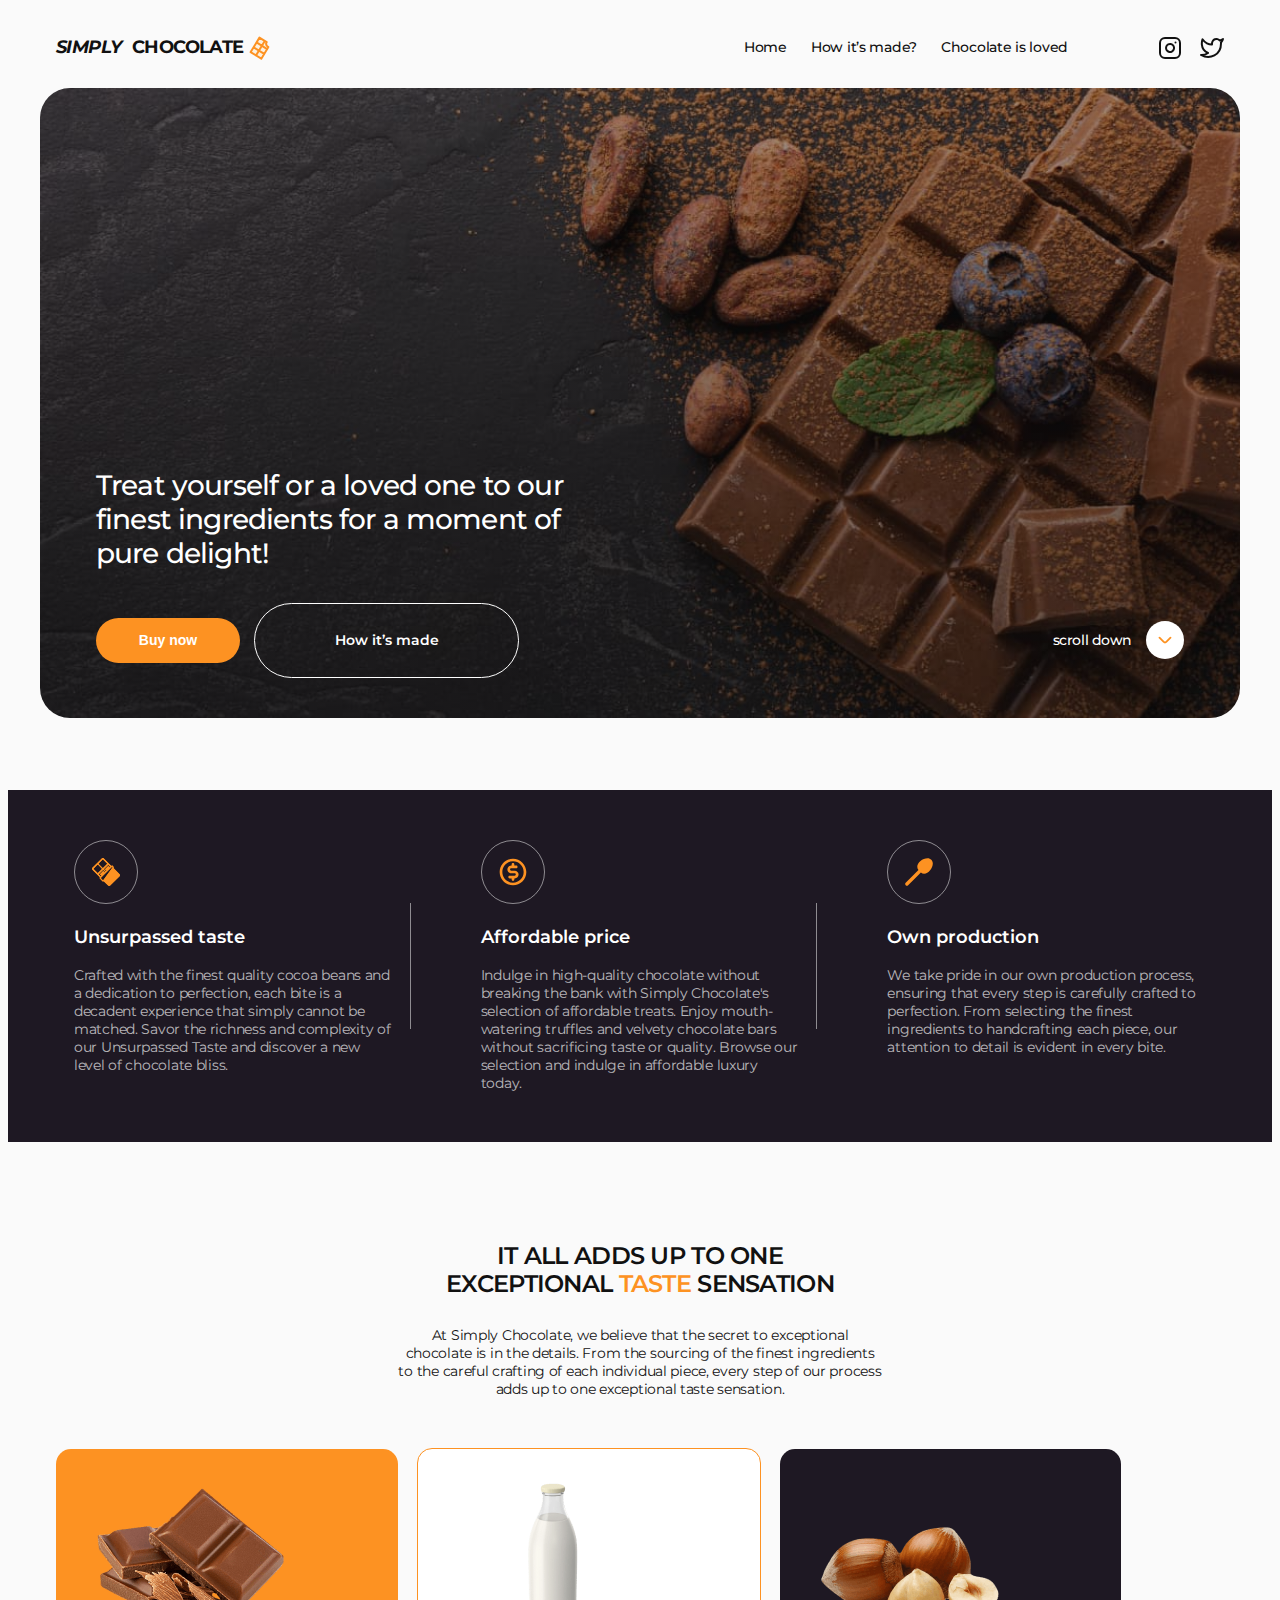
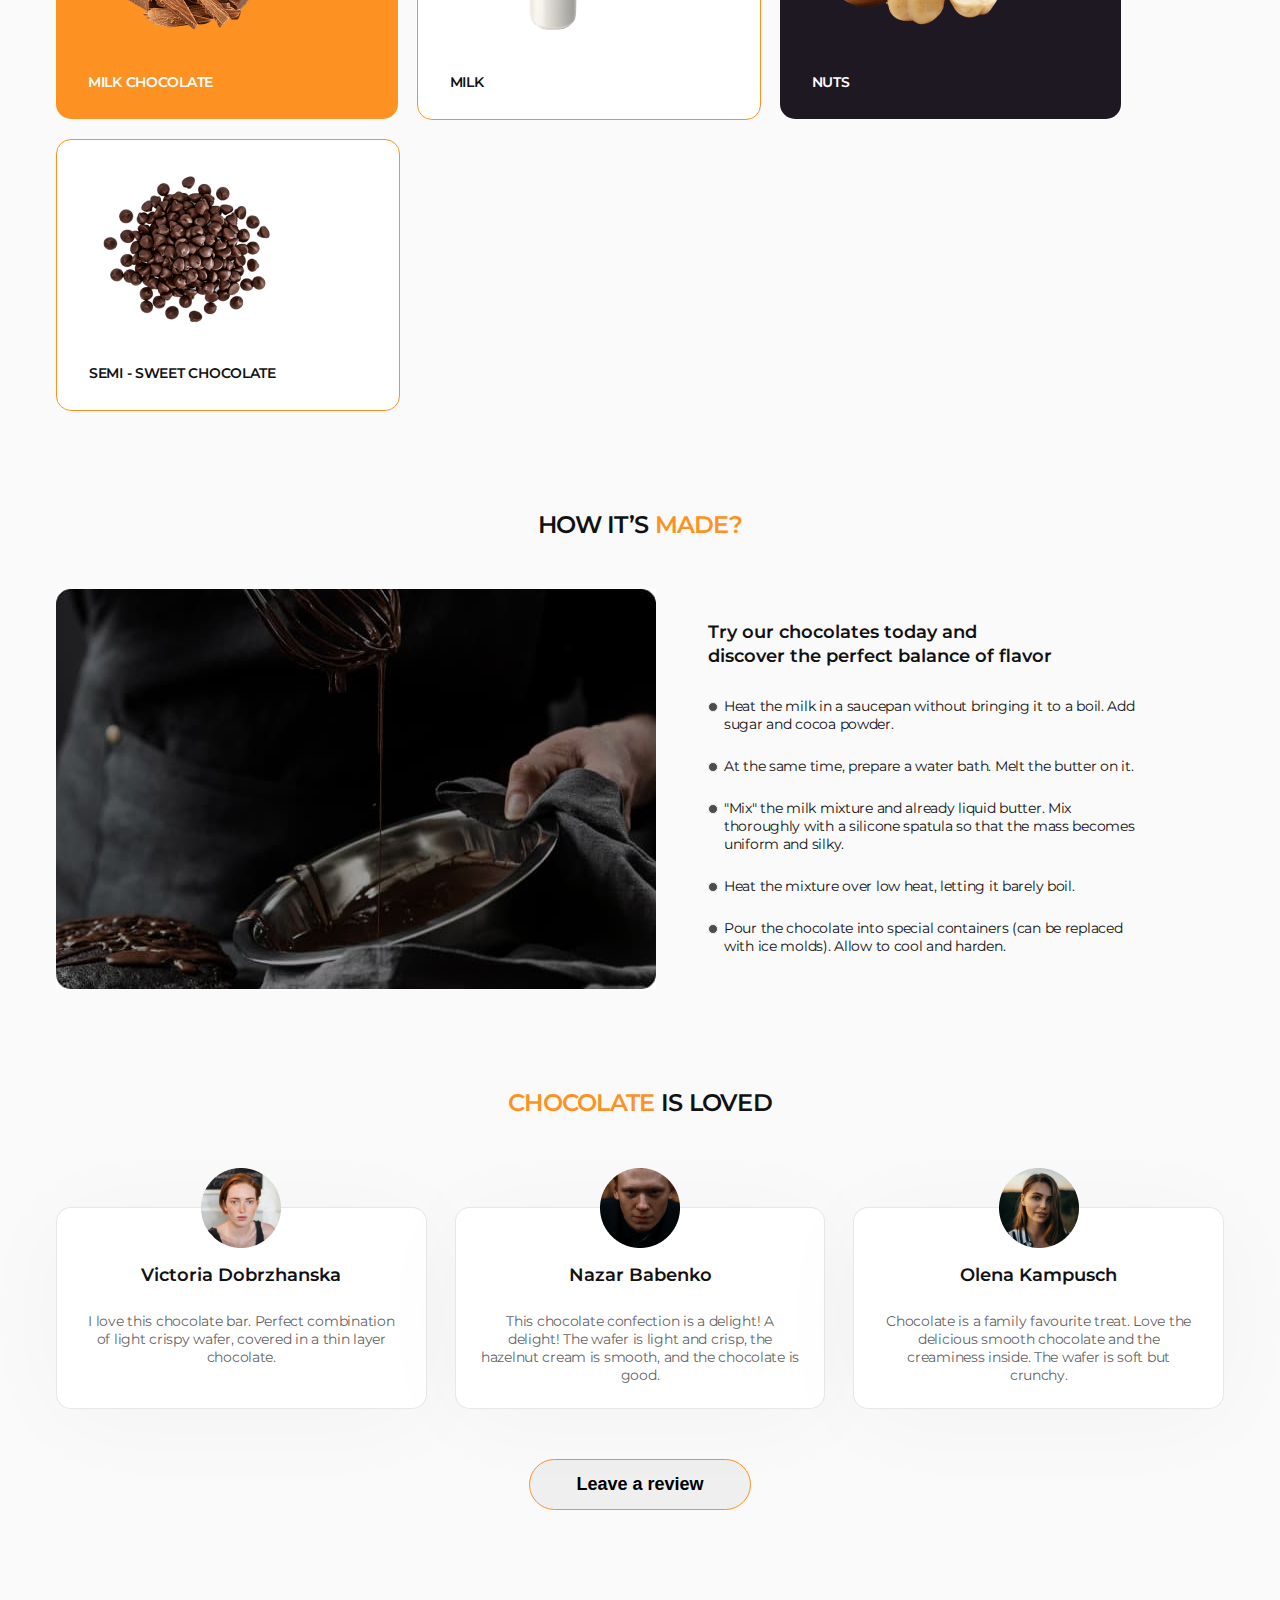
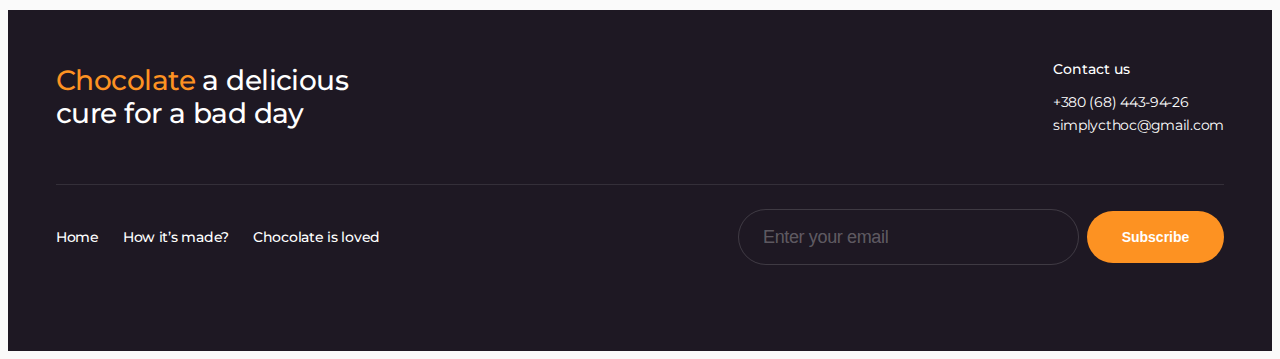
<file: index.html>
<!DOCTYPE html>
<html lang="en">

<head>
    <meta charset="UTF-8">
    <meta name="viewport" content="width=device-width, initial-scale=1.0">
    <title>SIMPLY CHOCOLATE</title>

    <link rel="preconnect" href="https://fonts.googleapis.com">
    <link rel="preconnect" href="https://fonts.gstatic.com" crossorigin>
    <link href="https://fonts.googleapis.com/css2?family=Montserrat:ital,wght@0,100..900;1,100..900&display=swap"
        rel="stylesheet">

    <link rel="stylesheet" href="https://cdnjs.cloudflare.com/ajax/libs/modern-normalize/3.0.1/modern-normalize.min.css"
        integrity="sha512-q6WgHqiHlKyOqslT/lgBgodhd03Wp4BEqKeW6nNtlOY4quzyG3VoQKFrieaCeSnuVseNKRGpGeDU3qPmabCANg=="
        crossorigin="anonymous" referrerpolicy="no-referrer" />

    <link rel="stylesheet" href="./css/styles.css">

</head>

<body>
    <!-- ==================== our Header ==================== -->

    <header class="page-header">
        <div class="container header-container">
            <nav class="page-nav">

                <a class="logo" href="index.html">SIMPLY &nbsp;<span class="logo-part">CHOCOLATE</span><svg
                        class="logo-icon" width="24" height="24">
                        <use href="./images/icons.svg#icon-logo"></use>
                    </svg></a>

                <ul class="nav-list">
                    <li class="nav-item"><a class="nav-link" href="index.html">Home</a></li>
                    <li class="nav-item"><a class="nav-link" href="#how-made">How it’s made?</a></li>
                    <li class="nav-item"><a class="nav-link" href="#reviews">Chocolate is loved</a></li>
                </ul>
            </nav>

            <ul class="header-social-list">
                <li class="header-social-item"><a href="https://www.instagram.com/" class="header-social-link"><svg
                            class="header-social-icon" width="24" height="24">
                            <use href="./images/icons.svg#icon-instagram"></use>
                        </svg></a></li>
                <li class="header-social-item"><a href="https://x.com/" class="header-social-link"><svg
                            class="header-social-icon" width="24" height="24">
                            <use href="./images/icons.svg#icon-twitter"></use>
                        </svg></a></li>
            </ul>
        </div>
    </header>

    <!-- ==================== /our Header ==================== -->

    <main>
        <!-- ==================== Hero Section ==================== -->

        <section class="hero-section">
            <div class="container hero-container">
                <h1 class="hero-title">Treat yourself or a loved one to
                    our finest ingredients for a moment
                    of pure delight!</h1>

                <div class="hero-wrraper">
                    <button class="hero-button" type="button">Buy now</button>

                    <a class="example-link" href="#how-made">How it’s made</a>
                    <a class="scroll-link" href="#benefits">scroll down <span class="part-scroll-link"><svg
                                class="hero-scroll-arrow" width="22" height="22">
                                <use href="./images/icons.svg#icon-arrow-scroll"></use>
                            </svg></span></a>
                </div>
            </div>
        </section>
        <!-- ==================== /Hero Section ==================== -->

        <!-- ==================== Benefits section ==================== -->

        <section class="benefits-section section-paddings" id="benefits">
            <div class="container">
                <h2 class="visually-hidden">Our Benefits</h2>
                <ul class="benefits-list">
                    <li class="benefits-item">
                        <div class="benefits-wrraper-icon"><svg class="benefits-icon" width="32" height="32">
                                <use href="./images/icons.svg#icon-chocolate"></use>
                            </svg></div>
                        <h3 class="benefits-title">Unsurpassed taste</h3>
                        <p class="benefits-text">Crafted with the finest quality cocoa beans and a dedication to
                            perfection,
                            each bite is a
                            decadent experience that simply cannot be matched. Savor the richness and complexity of our
                            Unsurpassed Taste and discover a new level of chocolate bliss.</p>
                    </li>
                    <li class="benefits-item">
                        <div class="benefits-wrraper-icon"><svg class="benefits-icon" width="32" height="32">
                                <use href="./images/icons.svg#icon-dollar"></use>
                            </svg></div>
                        <h3 class="benefits-title">Affordable price</h3>
                        <p class="benefits-text">Indulge in high-quality chocolate without breaking the bank with Simply
                            Chocolate's selection of
                            affordable treats. Enjoy mouth-watering truffles and velvety chocolate bars without
                            sacrificing
                            taste or quality. Browse our selection and indulge in affordable luxury today.</p>
                    </li>
                    <li class="benefits-item">
                        <div class="benefits-wrraper-icon"><svg class="benefits-icon" width="32" height="32">
                                <use href="./images/icons.svg#icon-spoon"></use>
                            </svg></div>
                        <h3 class="benefits-title">Own production</h3>
                        <p class="benefits-text">We take pride in our own production process, ensuring that every step
                            is
                            carefully crafted to
                            perfection. From selecting the finest ingredients to handcrafting each piece, our attention
                            to
                            detail is evident in every bite.</p>
                    </li>
                </ul>
            </div>
        </section>
        <!-- ==================== /Benefits section ==================== -->

        <!-- ==================== Reviews section ==================== -->

        <section class="reviews-section section-paddings">
            <div class="container">
                <h2 class="title-section reviews-title">IT ALL ADDS UP TO ONE EXCEPTIONAL <span
                        class="title-text-part">TASTE</span>
                    SENSATION</h2>

                <p class="reviews-text">At Simply Chocolate, we believe that the secret to exceptional chocolate is in
                    the
                    details. From
                    the
                    sourcing of the
                    finest ingredients to the careful crafting of each individual piece, every step of our process adds
                    up
                    to one
                    exceptional taste sensation.</p>

                <ul class="reviews-list">
                    <li class="reviews-item">
                        <img class="reviews-picture" src="./images/milk-chocolate.png" alt="MILK CHOCOLATE picture"
                            width="206" height="160">
                        <h3 class="reviews-title-item">MILK CHOCOLATE</h3>
                        <div class="reviews-wrraper-overlay">
                            <h3 class="reviews-title-overlay">Milk chocolate</h3>
                            <ul class="reviews-list-overlay">
                                <li class="reviews-item-overlay">
                                    <a href="" class="reviews-link-overlay">chocolate</a>
                                </li>
                                <li class="reviews-item-overlay">
                                    <a href="" class="reviews-link-overlay">the benefits</a>
                                </li>
                            </ul>
                            <p class="reviews-text-overlay">Milk chocolate is a solid chocolate confectionery containing
                                cocoa, sugar and milk. It is the most consumed type of
                                chocolate. Chocolate was originally sold and consumed as a beverage in pre-Columbian
                                times. Although four-fifths of all
                                milk chocolate is sold in the United States and Europe.</p>
                        </div>
                    </li>
                    <li class="reviews-item">
                        <img class="reviews-picture" src="./images/milk.png" alt="MILK picture" width="206"
                            height="160">
                        <h3 class="reviews-title-item">MILK</h3>
                        <div class="reviews-wrraper-overlay">
                            <h3 class="reviews-title-overlay">Milk</h3>
                            <ul class="reviews-list-overlay">
                                <li class="reviews-item-overlay">
                                    <a href="" class="reviews-link-overlay">milk</a>
                                </li>
                                <li class="reviews-item-overlay">
                                    <a href="" class="reviews-link-overlay">the benefits</a>
                                </li>
                            </ul>
                            <p class="reviews-text-overlay">Milk is a white liquid food produced by the mammary glands
                                of mammals. It is the primary source of nutrition for young
                                mammals (including breastfed human infants) before they are able to digest solid
                                food.Early-lactation milk, which is
                                called colostrum, contains antibodies that strengthen the immune system.</p>
                        </div>
                    </li>
                    <li class="reviews-item">
                        <img class="reviews-picture" src="./images/hazelnuts.png" alt="NUTS picture" width="206"
                            height="160">
                        <h3 class="reviews-title-item">NUTS</h3>
                        <div class="reviews-wrraper-overlay">
                            <h3 class="reviews-title-overlay">Nuts</h3>
                            <ul class="reviews-list-overlay">
                                <li class="reviews-item-overlay">
                                    <a href="" class="reviews-link-overlay">nuts</a>
                                </li>
                                <li class="reviews-item-overlay">
                                    <a href="" class="reviews-link-overlay">the benefits</a>
                                </li>
                            </ul>
                            <p class="reviews-text-overlay">Almonds, pistachios, and walnuts are some types of nuts that
                                contain healthy nutrients. When eaten as part of a
                                nutrient-dense diet, these 9 nuts may offer benefits such as reducing your risk of heart
                                disease. They’re a good source
                                of fiber, healthy fats, and plant protein. Plus, they’re great on their own.</p>
                        </div>
                    </li>
                    <li class="reviews-item">
                        <img class="reviews-picture" src="./images/chocolate.png" alt="SWEET CHOCOLATE picture"
                            width="206" height="160">
                        <h3 class="reviews-title-item">SEMI - SWEET CHOCOLATE</h3>
                        <div class="reviews-wrraper-overlay">
                            <h3 class="reviews-title-overlay">semi - sweet chocolate</h3>
                            <ul class="reviews-list-overlay">
                                <li class="reviews-item-overlay">
                                    <a href="" class="reviews-link-overlay">sweet chocolate</a>
                                </li>
                                <li class="reviews-item-overlay">
                                    <a href="" class="reviews-link-overlay">the benefits</a>
                                </li>
                            </ul>
                            <p class="reviews-text-overlay">Semi-sweet chocolate has a cocoa solid content of 35 to 65%.
                                One of the best ways to gain an understanding of this type
                                of chocolate is to compare it to a different type of chocolate. Semisweet is darker than
                                milk chocolate. In a taste
                                comparison, it has a slightly bitter taste whereas milk chocolate is sweeter and more
                                mellow.</p>
                        </div>
                    </li>
                </ul>
            </div>
        </section>
        <!-- ==================== /Reviews sections ==================== -->

        <!-- ==================== Exampeles section ==================== -->

        <section class="examples-section section-paddings" id="how-made">
            <div class="container">
                <h2 class="title-section">HOW IT’S <span class="title-text-part">MADE?</span></h2>
                <div class="examples-wrraper">
                    <img class="how-made-img" src="./images/example-cooking.jpg" alt="example cooking" width="600"
                        height="400">
                    <div class="examples-wrraper-item">
                        <h3 class="examples-title-item">Try our chocolates today and discover the perfect
                            balance of
                            flavor
                        </h3>
                        <ul class="examples-list">
                            <li class="examples-item">
                                <div class="examples-wrapper-mark"></div>
                                <p class="exampels-text">Heat the milk in a saucepan without bringing it to a boil. Add
                                    sugar
                                    and
                                    cocoa powder.</p>
                            </li>
                            <li class="examples-item">
                                <div class="examples-wrapper-mark"></div>
                                <p class="exampels-text">At the same time, prepare a water bath. Melt the butter on it.
                                </p>
                            </li>
                            <li class="examples-item">
                                <div class="examples-wrapper-mark"></div>
                                <p class="exampels-text">"Mix" the milk mixture and already liquid butter. Mix
                                    thoroughly
                                    with a
                                    silicone spatula so that
                                    the mass becomes uniform and silky.</p>
                            </li>
                            <li class="examples-item">
                                <div class="examples-wrapper-mark"></div>
                                <p class="exampels-text">Heat the mixture over low heat, letting it barely boil.</p>
                            </li>
                            <li class="examples-item">
                                <div class="examples-wrapper-mark"></div>
                                <p class="exampels-text">Pour the chocolate into special containers (can be replaced
                                    with
                                    ice
                                    molds). Allow to cool and
                                    harden.</p>
                            </li>

                        </ul>
                    </div>
                </div>
            </div>
        </section>

        <!-- ==================== /Exampeles section ==================== -->

        <!-- ==================== Team section ==================== -->

        <section class="team-section section-paddings" id="reviews">
            <div class="container">
                <h2 class="title-section team-title-margin"><span class="title-text-part">Chocolate</span> is Loved</h2>
                <ul class="team-list">
                    <li class="team-item">
                        <img class="reviews-list-avatar" src="./images/victoria-dobrzhanska.png"
                            alt="Victoria Dobrzhanska avatar">
                        <h3 class="team-title">Victoria Dobrzhanska</h3>

                        <p class="team-text">I love this chocolate bar. Perfect combination of light crispy
                            wafer,
                            covered
                            in a thin layer
                            chocolate.</p>
                    </li>
                    <li class="team-item">
                        <img class="reviews-list-avatar" src="./images/nazar-babenko.png" alt="Nazar Babenko avatar">
                        <h3 class="team-title">Nazar Babenko</h3>

                        <p class="team-text">This chocolate confection is a delight! A delight! The wafer is
                            light
                            and
                            crisp, the hazelnut
                            cream is smooth, and the chocolate is good.</p>
                    </li>
                    <li class="team-item">
                        <img class="reviews-list-avatar" src="./images/olena-kampusch.png" alt="Olena Kampusch avatar">
                        <h3 class="team-title">Olena Kampusch</h3>
                        <p class="team-text"> Chocolate is a family favourite treat. Love the delicious smooth
                            chocolate
                            and
                            the creaminess
                            inside. The wafer is soft but crunchy.</p>
                    </li>
                </ul>
                <button class="team-button" type="button" data-modal-open>Leave a review</button>
            </div>
        </section>

        <!-- ==================== /Team section ==================== -->

    </main>

    <!-- ==================== Footer Section ==================== -->

    <footer class="footer-section section-paddings">
        <div class="container footer-flex">
            <div class="footer-wrraper">
                <h2 class="footer-title"><span class="title-text-part">Chocolate</span> a delicious cure for a bad day
                </h2>

                <address class="footer-address">
                    <p class="address-text">Contact us</p>
                    <ul class="address-list">
                        <li class="address-item"><a class="address-link" href="tel:+38068443-94-26">+380 (68)
                                443-94-26</a>
                        </li>
                        <li class="address-item"><a class="address-link"
                                href="mailto:simplycthoc@gmail.com">simplycthoc@gmail.com</a>
                        </li>
                    </ul>
                </address>
            </div>
            <div class="footer-wraperr-bottom-block">
                <nav class="footer-page-nav">
                    <ul class="footer-page-nav-list">
                        <li class="footer-page-nav-item">
                            <a class="footer-page-nav-link" href="index.html">Home</a>
                        </li>
                        <li class="footer-page-nav">
                            <a class="footer-page-nav-link" href="#how-made">How it’s made?</a>
                        </li>
                        <li class="footer-page-nav">
                            <a class="footer-page-nav-link" href="#reviews">Chocolate is loved</a>
                        </li>
                    </ul>
                </nav>
                <div class="footer-form-wraperr">
                    <form class="footer-form">
                        <input class="footer-form-input" type="email" name="user-email" placeholder="Enter your email"
                            required>
                        <button class="footer-form-btn" type="submit">Subscribe</button>
                    </form>
                </div>
            </div>
        </div>
    </footer>

    <!-- ==================== /Footer Section ==================== -->
    <div class="backdrop" data-modal>
        <div class="modal">
            <button class="modal-close-btn" type="button" data-modal-close><svg class="modal-close-icon" width="27"
                    height="28">
                    <use href="./images/icons.svg#icon-close-btn"></use>
                </svg></button>
            <p class="modal-text">leave a review about <span class="modal-part-text">our chocolate</span></p>
            <form class="form-modal">
                <label class="form-modal-lable">Name
                    <span class="form-modal-wraperr-input">
                        <input class="form-modal-input" type="text" name="user-name" required>
                        <svg class="form-modal-icon" width="24" height="24">
                            <use href="./images/icons.svg#icon-user"></use>
                        </svg>
                    </span>
                </label>
                <label class="form-modal-lable">Email
                    <span class="form-modal-wraperr-input">
                        <input class="form-modal-input" type="email" name="user-email" required>
                        <svg class="form-modal-icon" width="24" height="24">
                            <use href="./images/icons.svg#icon-email"></use>
                        </svg>
                    </span>
                </label>
                <label class="form-modal-lable">Phone number
                    <span class="form-modal-wraperr-input">
                        <input class="form-modal-input" type="tel" name="user-phone"
                            pattern="[0-9]{3}-[0-9]{2}-[0-9]{3}-[0-9]{4}" title="xxx-xx-xxx-xxxx" required>
                        <svg class="form-modal-icon" width="24" height="24">
                            <use href="./images/icons.svg#icon-phone"></use>
                        </svg>
                    </span>
                </label>
                <label class="form-modal-lable">Comment
                    <textarea class="form-modal-textarea" name="user-comment" placeholder="Enter text"></textarea>
                </label>
                <input class="form-modal-checkbox visually-hidden" type="checkbox" name="user-privacy" value="true"
                    id="user-checkbox" required>
                <label class="form-modal-checkbox-label" for="user-checkbox">
                    <span class="form-modal-custom-checkbox">
                        <svg class="form-modal-custom-checkbox-icon" width="10" height="10">
                            <use href="./images/icons.svg#icon-checkbox"></use>
                        </svg></span>I accept the terms and conditions of the <a class="form-modal-checkbox-link"
                        href="">Privacy Policy</a>
                </label>
                <button class="form-modal-send-btn" type="submit">Send</button>
            </form>
        </div>
    </div>

    <!-- <picture>
        <source>
        <source>
        <source>
        <img src="" alt="">
    </picture> -->

    <script src="./js/modal.js"></script>
</body>

</html>
</file>
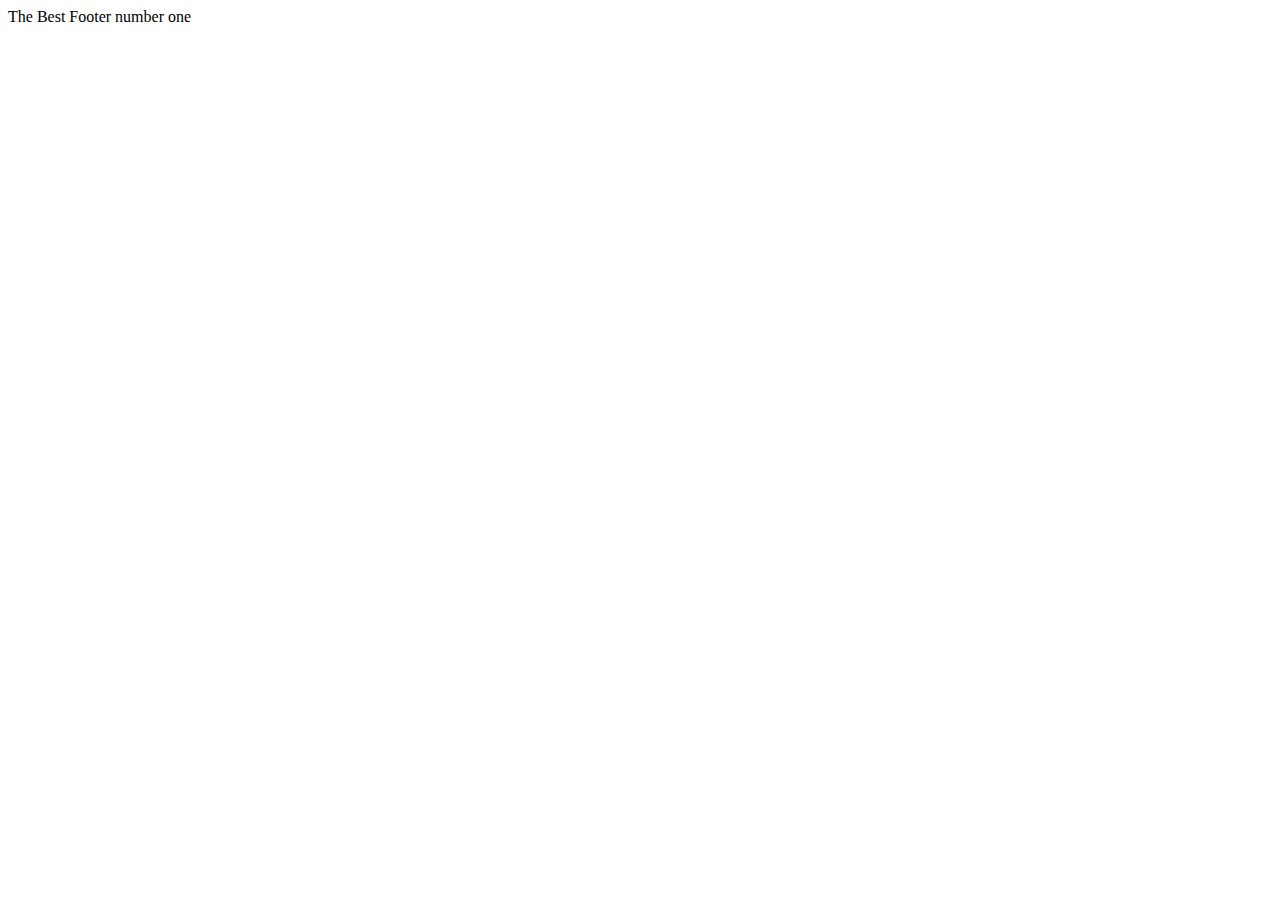
<file: footer.html>
<!DOCTYPE html>
<html lang="en">

<head>
    <meta charset="UTF-8">
    <meta name="viewport" content="width=device-width, initial-scale=1.0">
    <title>Document</title>
</head>

<body>
    <footer>The Best Footer number one</footer>
</body>

</html>
</file>
<file: css/styles.css>
/* ==================== Reset ==================== */

body {
    font-family: "Montserrat", sans-serif;
    color: #111111;
    background-color: #fafafa;
}

h1, h2, h3, h4, h5, h6, p {
    margin: 0;
}

ul, ol {
    list-style-type: none;
    padding-left: 0;
    margin-top: 0;
    margin-bottom: 0;
}

a {
    color: inherit;
    text-decoration: none;
}

button {
    cursor: pointer;
    border: none;
}

img {
    display: block;
    max-width: 100%;
    height: auto;
}

/* ==================== /Reset ==================== */

/* ==================== COMMON styles ==================== */

.container {
    max-width: 1168px;
    padding: 0 16px;
    margin: 0 auto;
}

.visually-hidden {
    position: absolute;
    width: 1px;
    height: 1px;
    margin: -1px;
    border: 0;
    padding: 0;
    white-space: nowrap;
    clip-path: inset(100%);
    clip: rect(0 0 0 0);
    overflow: hidden;
}

.section-paddings {
    padding-top: 50px;
    padding-bottom: 50px;
}

.title-section {
    margin-bottom: 50px;
    font-weight: 600;
    font-size: 24px;
    line-height: 1.17;
    letter-spacing: -0.03em;
    text-transform: uppercase;
    text-align: center;
    text-transform: uppercase;
}

/* ==================== /COMMON styles ==================== */

/* ==================== our Header ==================== */

.header-container {
    display: flex;
    align-items: center;
    column-gap: 90px;
}

.page-nav {
    display: flex;
    align-items: center;
    justify-content: space-between;
    flex-grow: 1;
}

.logo {
    display: flex;
    align-items: center;

    font-style: italic;
    font-weight: 700;
    font-size: 18px;
    line-height: 1.11;
    letter-spacing: -0.03em;
}

.logo-part {
    font-style: normal;
}

.logo-icon {
    margin-left: 4px;
}

.nav-list {
    display: flex;
    align-items: center;
    gap: 24px;
}

.nav-link {
    display: block;
    padding: 30px 0;

    font-weight: 500;
    font-size: 14px;
    line-height: 1.14;
    letter-spacing: -0.02em;

    transition: color 250ms linear;
}

.nav-link:hover,
.nav-link:focus {
    color:#fd9222;
}

.header-social-list {
    display: flex;
    column-gap: 18px;
}

.header-social-link {
    display: block;
    padding-top: 28px;
    padding-bottom: 28px;
    line-height: 0;

    stroke: #111111;
    transition: stroke 250ms linear;
}

.header-social-icon {
    fill: none;
}

.header-social-link:hover, 
.header-social-link:focus {
    stroke: #fd9222;
}

/* ==================== /our Header ==================== */

/* ==================== Hero Section ====================*/

.hero-section {
    max-width: 1200px;
    margin-right: auto;
    margin-left: auto;
    border-radius: 30px;
        
    background-image: linear-gradient(180deg, rgba(17, 17, 17, 0.4), rgba(17, 17, 17, 0.4)),
        url(../images/hero-main-img.jpg);
    background-size: cover;
    background-repeat: no-repeat;
    background-color: #1e1823;
}

.hero-container {
    padding-top: 381px;
    padding-bottom: 40px;
    padding-left: 56px;
    padding-right: 56px;
    margin-bottom: 72px;
}

.hero-title {
    max-width: 484px;
    margin-bottom: 32px;
    
    font-weight: 500;
    font-size: 28px;
    line-height: 1.21;
    letter-spacing: -0.03em;
    color: #ffffff;
}

.hero-button {
    padding: 14px 40px;
    min-width: 144px;
    height: 45px;
    margin-right: 14px;

    border-radius: 100px;

    font-weight: 600;
    font-size: 14px;
    background-color: #fd9222;
    color:#ffffff;
    transition: color 250ms linear, background-color 250ms linear;
}

.hero-button:hover,
.hero-button:focus {
    background-color: #fcf1e0;
    color: #fd9222;
}

.hero-wrraper {
    display: flex;
    align-items: center;
}

.example-link {
    display: flex;
    align-items: center;
    justify-content: center;

    padding: 14px 40px;
    min-width: 183px;
    height: 45px;
    margin-right: auto;

    border: 1px solid #fff;
    border-radius: 100px;

    font-weight: 600;
    font-size: 14px;
    color: #ffffff;
    transition: color 250ms linear;
}

.scroll-link {
    display: flex;
    align-items: center;
    column-gap: 14px;

    font-weight: 500;
    font-size: 14px;
    line-height: 1.29;
    letter-spacing: -0.03em;

    color: #ffffff;
    transition: color 250ms linear;

}

.example-link:hover,
.example-link:focus,
.scroll-link:hover,
.scroll-link:focus {
    color: #fd9222;
}

.hero-scroll-arrow {
    fill: #fd9222;
    transition: fill 250ms linear;
}

.part-scroll-link {
    display: flex;
    justify-content: center;
    align-items: center;

    border-radius: 50%;
    width: 38px;
    height: 38px;
    background-color: #ffffff;
    transition: background-color 250ms linear;
}

.scroll-link:hover .part-scroll-link,
.scroll-link:focus .part-scroll-link {
    background-color: #fd9222;
}

.scroll-link:hover .hero-scroll-arrow,
.scroll-link:focus .hero-scroll-arrow {
    fill: #ffffff;
}

/* ==================== /Hero Section ====================*/

/* ==================== Benefits section ====================*/

.benefits-section {
    background-color: #1e1823;
    margin-bottom: 50px;
}

.benefits-list {
    display: flex;
    column-gap: 88px;
    padding-left: 18px;
    padding-right: 18px;
}

.benefits-item {
    position: relative;
    width: calc((100% - 172px)/3);
}

.benefits-item:not(:last-child)::after {
    content: "";
    position: absolute;
    right: -18px;
    top: 50%;

    width: 1px;
    height: 50%;
    background-color: rgba(255, 255, 255, 0.5);
    transform: translateY(-50%);
}

.benefits-wrraper-icon {
    display: flex;
    justify-content: center;
    align-items: center;

    width: 62px;
    height: 62px;
    margin-bottom: 22px;

    border: 1px solid rgba(255, 255, 255, 0.5);
    border-radius: 50%;
}

.benefits-icon {
    fill: #FD9222;
}

.benefits-title {
    margin-bottom: 18px;

    font-weight: 600;
    font-size: 18px;
    color: #ffffff;
}

.benefits-text {
    font-weight: 400;
    font-size: 14px;
    letter-spacing: -0.02em;
    color: rgba(255, 255, 255, 0.7);
}

/* ==================== /Benefits section ====================*/

/* ==================== Reviews section ====================*/

.title-text-part {
    color: #fd9222;
}

.reviews-title {
    max-width: 411px;
    margin-right: auto;
    margin-left: auto;
    margin-bottom: 28px;
}

.reviews-text {
    max-width: 486px;
    margin-right: auto;
    margin-left: auto;
    margin-bottom: 50px;

    font-size: 14px;
    line-height: 1.29;
    letter-spacing: -0.02em;
    text-align: center;
}

.reviews-list {
    display: flex;
    flex-wrap: wrap;

    align-items: center;
    gap: 19px;
}

.reviews-item {
    position: relative;
    width: calc((100% - 3* 19px)/4);
    padding: 28px 32px;

    border-radius: 15px;
    overflow: hidden;
}

.reviews-item:nth-child(4n+1) {
    background-color: #fd9222;
    color: #ffffff;
}

.reviews-item:nth-child(4n+3) {
    background-color: #1e1823;
    color: #ffffff;
}

.reviews-item:nth-child(2n) {
    border: 1px solid #fd9222;
    background-color: #ffffff;
}

.reviews-picture {
    margin-bottom: 36px;
}

.reviews-title-item {
    font-weight: 600;
    font-size: 14px;
    line-height: 1.29;
    letter-spacing: -0.02em;
    text-transform: uppercase;
}

.reviews-wrraper-overlay {
    position: absolute;
    left: 0;
    top: 0;
    width: 100%;
    height: 100%;
    padding: 20px;
    border-radius: 15px;

    background-color: #ffffff;
    color: #111111;

    transform: translateY(100%);
    transition: transform 250ms linear;
    
    overflow: auto;
}

.reviews-item:hover .reviews-wrraper-overlay {
    transform: translateY(0%);
}

.reviews-title-overlay {
    margin-bottom: 8px;

    font-weight: 600;
    font-size: 18px;
    letter-spacing: -0.03em;
    text-transform: uppercase;
}

.reviews-list-overlay {
    display: flex;
    column-gap: 6px;
}

.reviews-link-overlay {
    display: block;
    border-radius: 35px;
    padding: 6px 16px;
    margin-bottom: 14px;

    font-weight: 400;
    font-size: 10px;
    line-height: 1.2;
}

.reviews-item-overlay:first-child .reviews-link-overlay {
    background-color: #fd9222;
    color: #ffffff;
}

.reviews-item-overlay:last-child .reviews-link-overlay {
    border: 1px solid #fd9222;
    background-color: #fafafa;
}

.reviews-text-overlay {
    font-weight: 400;
    font-size: 14px;
    line-height: 1.28571;
    letter-spacing: -0.02em;
}

/* ==================== /Reviews section ====================*/

/* ==================== Exampeles section ====================*/

.examples-wrraper {
    display: flex;
    column-gap: 20px;
}

.how-made-img {
    background-image: linear-gradient(rgba(0, 0, 0, 0.4), rgba(0, 0, 0, 0.4));
}

.examples-wrraper-item {
    padding: 32px;
}

.examples-list {
    padding-right: 27px;
}

.examples-item {
    position: relative;
}

.examples-item:not(:last-child) {
    margin-bottom: 24px;
}

.examples-wrapper-mark {
    position: absolute;
    left: 0;
    top: 5px;
    content: "";
    width: 8px;
    height: 8px;
    border-radius: 50%;
    border: 1px solid #eceded;
    background-color: #4c4c4c;
}

/* .examples-item::before {
    content: '';
    position: absolute;
    top: 4px;
    left: 0;
    width: 8px;
    height: 8px;
    border-radius: 50%;
    background-color: #4c4c4c;
    border: 1px solid #eceded;
} */

.examples-title-item {
    max-width: 350px;
    margin-bottom: 28px;

    font-weight: 600;
    font-size: 18px;
    line-height: 1.33;
}

.exampels-text {
    max-width: 425px;
    padding-left: 16px;
    font-size: 14px;
    line-height: 1.29;
    letter-spacing: -0.02em;
}

/* ==================== /Exampeles section ====================*/

/* ==================== Team section ====================*/

.team-section {
    padding-bottom: 100px;
}

.team-title-margin {
    margin-bottom: 90px;
}

.team-list{
    display: flex;
    gap: 28px;
    margin-bottom: 50px;
}

.team-item {
    position: relative;
    width: calc((100% - 56px)/3);
    padding: 56px 24px 24px 24px;
    
    border: 1px solid rgba(17, 17, 17, 0.1);
    border-radius: 15px;
    background-color: #ffffff;
    box-shadow: 0 9px 100px 0 rgba(17, 17, 17, 0.03);
}

.reviews-list-avatar {
    position: absolute;
    left: 50%;
    top: -50%;
    transform: translate(-50%, 75%);

    /* position: absolute;
    top: 0;
    left: 50%;
    transform: translate(-50%, -50%); */
}

.team-title {
    margin-bottom: 24px;

    font-weight: 600;
    font-size: 18px;
    line-height: 1.33;
    text-align: center;
}

.team-text{
    font-size: 14px;
    line-height: 1.29;
    letter-spacing: -0.02em;
    text-align: center;
    color: rgba(17, 17, 17, 0.7);
}

.team-button {
    display: block;
    min-width: 222px;
    margin-right: auto;
    margin-left: auto;
    padding: 14px 40px;

    border: 1px solid #fd9222;
    border-radius: 100px;

    font-weight: 600;
    font-size: 18px;

    transition: color 250ms linear, background-color 250ms linear;
}

.team-button:hover,
.team-button:focus {
    background-color: #fd9222;
    color:#ffffff;
}

/* ==================== /Team section ====================*/

/* ==================== Footer section ====================*/

.footer-section {
    background-color: #1e1823;
    padding-bottom: 86px;
}

.footer-wrraper {
    display: flex;
    justify-content: space-between;
    align-items: center;

    padding-bottom: 50px;
    border-bottom: 1px solid rgba(255, 255, 255, 0.1);
}

.footer-title {
    max-width: 300px;

    font-weight: 500;
    font-size: 28px;
    line-height: 1.21;
    letter-spacing: -0.02em;
    color: #ffffff;
}

.footer-address {
    font-style: normal;
}

.address-text {
    margin-bottom: 14px;

    font-weight: 500;
    font-size: 14px;
    line-height: 1.29;
    color: #ffffff;
}

.address-item:not(:last-child) {
    margin-bottom: 4px;
}

.address-link {
    font-size: 14px;
    line-height: 1.29;
    letter-spacing: -0.02em;
    text-align: center;
    color: #ffffff;

    transition: color 250ms linear;
}

.address-link:hover,
.address-link:focus {
    color: #fd9222;
}

.footer-wraperr-bottom-block {
    display: flex;
    justify-content: space-between;
    align-items: center;
    margin-top: 24px;
}

.footer-page-nav-list {
    display: flex;
    gap: 24px;
}

.footer-page-nav-link {
    display: block;
    padding: 18px 0;
    font-weight: 500;
    font-size: 14px;
    line-height: 1.14;
    letter-spacing: -0.02em;
    color: #ffffff;

    transition: color 250ms linear;
}

.footer-page-nav-link:hover,
.footer-page-nav-link:focus {
    color:#fd9222;
}

.footer-form {
    display: flex;
    align-items: center;
}

.footer-form-input {
    width: 313px;
    height: 52px;
    border: 1.50px solid rgba(255, 255, 255, 0.15);
    border-radius: 30px;
    padding-left: 24px;

    font-size: 18px;
    letter-spacing: -0.02em;

    background-color: transparent;
    color: #ffffff;

    transition: border-color 250ms linear;
}

.footer-form-input:focus {
    border-color: #fd9222;
    outline: none;
}

.footer-form-input::placeholder {
    color: rgba(255, 255, 255, 0.3);
}

.footer-form-btn {
    border-radius: 100px;
    min-width: 137px;
    height: 52px;
    margin-left: 8px;
    padding: 0;
    line-height: 0;

    font-weight: 600;
    font-size: 14px;

    color: #ffffff;
    background-color: #fd9222;

    transition: background-color 250ms linear, color 250ms linear;
}

.footer-form-btn:hover,
.footer-form-btn:focus {
    background-color: #fcf1e0;
    color: #fd9222;
}

/* ==================== /Footer section ====================*/

/* ==================== Modal window ====================*/

.backdrop {
    /* display: flex;
    justify-content: center;
    align-items: center; */
    position: fixed;
    top: 0;
    left: 0;
    width: 100%;
    height: 100%;
    background-color: rgba(0, 0, 0, 0.4);
    z-index: 99999;
    opacity: 0;
    visibility: hidden;
    pointer-events: none;

    transition: opacity 250ms linear, visibility 250ms linear;
}

.backdrop.is-open {
    opacity: 1;
    visibility: visible;
    pointer-events: auto;
}

.modal {
    position: absolute;
    left: 50%;
    top: 50%;
    transform: translate(-50%, -50%);
    /* position: relative; */

    width: 517px;
    max-height: 794px;
    height: 80%;
    padding: 48px 32px 32px 32px;
    border-radius: 15px;
    background-color: #fafafa;
    overflow: auto;

    transition: transform 250ms linear;
}

.backdrop:not(.is-open) .modal {
    transform: translate(-50%, -50%) scale(1.5);
}

.modal-close-btn {
    position: absolute;
    top: 32px;
    right: 32px;
    padding: 0;
    line-height: 0;
    background-color: transparent;
}


.modal-close-btn:hover .modal-close-icon,
.modal-close-btn:focus .modal-close-icon {
    stroke: #fd9222;
}

.modal-close-icon {
    stroke-width: 2px;
    stroke: #111111;

    transition: stroke 250ms linear;
}

.modal-text {
    max-width: 297px;
    font-weight: 600;
    font-size: 24px;
    line-height: 1.17;
    letter-spacing: -0.03em;
    text-transform: uppercase;
    margin-bottom: 40px;
}

.modal-part-text {
    color: #fd9222;
}

.form-modal-lable {
    display: block;
    margin-bottom: 18px;
    font-size: 14px;
    letter-spacing: -0.02em;
    color: rgba(64, 64, 64, 0.3);
}

.form-modal-wraperr-input {
    display: block;
    position: relative;
}

.form-modal-input {
    display: block;
    width: 100%;
    height: 68px;
    padding-left: 62px;
    margin-top: 8px;
    border: 1px solid rgba(17, 17, 17, 0.05);
    border-radius: 13px;

    font-size: 18px;
    letter-spacing: -0.02em;

    outline: transparent;
    background-color: transparent;
    color: #111111;

    transition: border-color 250ms linear;
}

.form-modal-input:focus {
    border-color: #fd9222;
}

.form-modal-icon {
    position: absolute;
    top: 50%;
    left: 24px;
    transform: translateY(-50%);
    stroke-width: 2px;
    stroke: #404040;
    fill: none;

    transition: stroke 250ms linear;
}

.form-modal-input:focus + .form-modal-icon {
    stroke: #fd9222;
}

.form-modal-textarea {
    width: 100%;
    height: 137px;
    padding: 22px 24px;
    margin-top: 8px;

    border: 1px solid rgba(17, 17, 17, 0.05);
    border-radius: 13px;

    font-size: 18px;
    letter-spacing: -0.02em;
    color: #111111;

    background-color: transparent;
    resize: none;

    transition: border-color 250ms linear;
}

.form-modal-textarea::placeholder {
    color: rgba(64, 64, 64, 0.3);
}

.form-modal-textarea:focus {
    border-color: #fd9222;
    outline: none;
}

.form-modal-checkbox-label {
    display: inline-block;
    margin-top: 18px;
    margin-bottom: 40px;
}

.form-modal-checkbox-link {
    font-size: 14px;
    letter-spacing: -0.02em;
    text-decoration: underline;
    text-decoration-skip-ink: none;
    color: #fd9222;
}

.form-modal-custom-checkbox {
    display: inline-flex;
    justify-content: center;
    align-items: center;
    width: 20px;
    height: 20px;
    padding: 0;
    margin-right: 12px;
    border-radius: 6px;
    border: 1px solid rgba(17, 17, 17, 0.14);
    cursor: pointer;
    background-color: transparent;

    transition: background-color 250ms linear;
}

.form-modal-checkbox:checked + .form-modal-checkbox-label > .form-modal-custom-checkbox {
    background-color: #fd9222;
    outline: transparent;
}

.form-modal-custom-checkbox-icon {
    fill: none;
    transition: fill 250ms linear;
}

.form-modal-checkbox:checked + .form-modal-checkbox-label > .form-modal-custom-checkbox > .form-modal-custom-checkbox-icon {
    fill:#ffffff;
}

.form-modal-checkbox:focus + .form-modal-checkbox-label > .form-modal-custom-checkbox {
    outline: #fd9222;
}

.form-modal-send-btn {
    border-radius: 100px;
    width: 116px;
    min-height: 45px;
    padding: 0;
    
    font-weight: 600;
    font-size: 14px;
    line-height: 0;
    background-color: #fd9222;
    color: #ffffff;

    transition: background-color 250ms linear, color 250ms linear, border 250ms linear;
}

.form-modal-send-btn:hover,
.form-modal-send-btn:focus {
    color: #111111;
    background-color: transparent;
    border: 1px solid #fd9222;
}
/* ==================== /Modal window ====================*/
</file>
